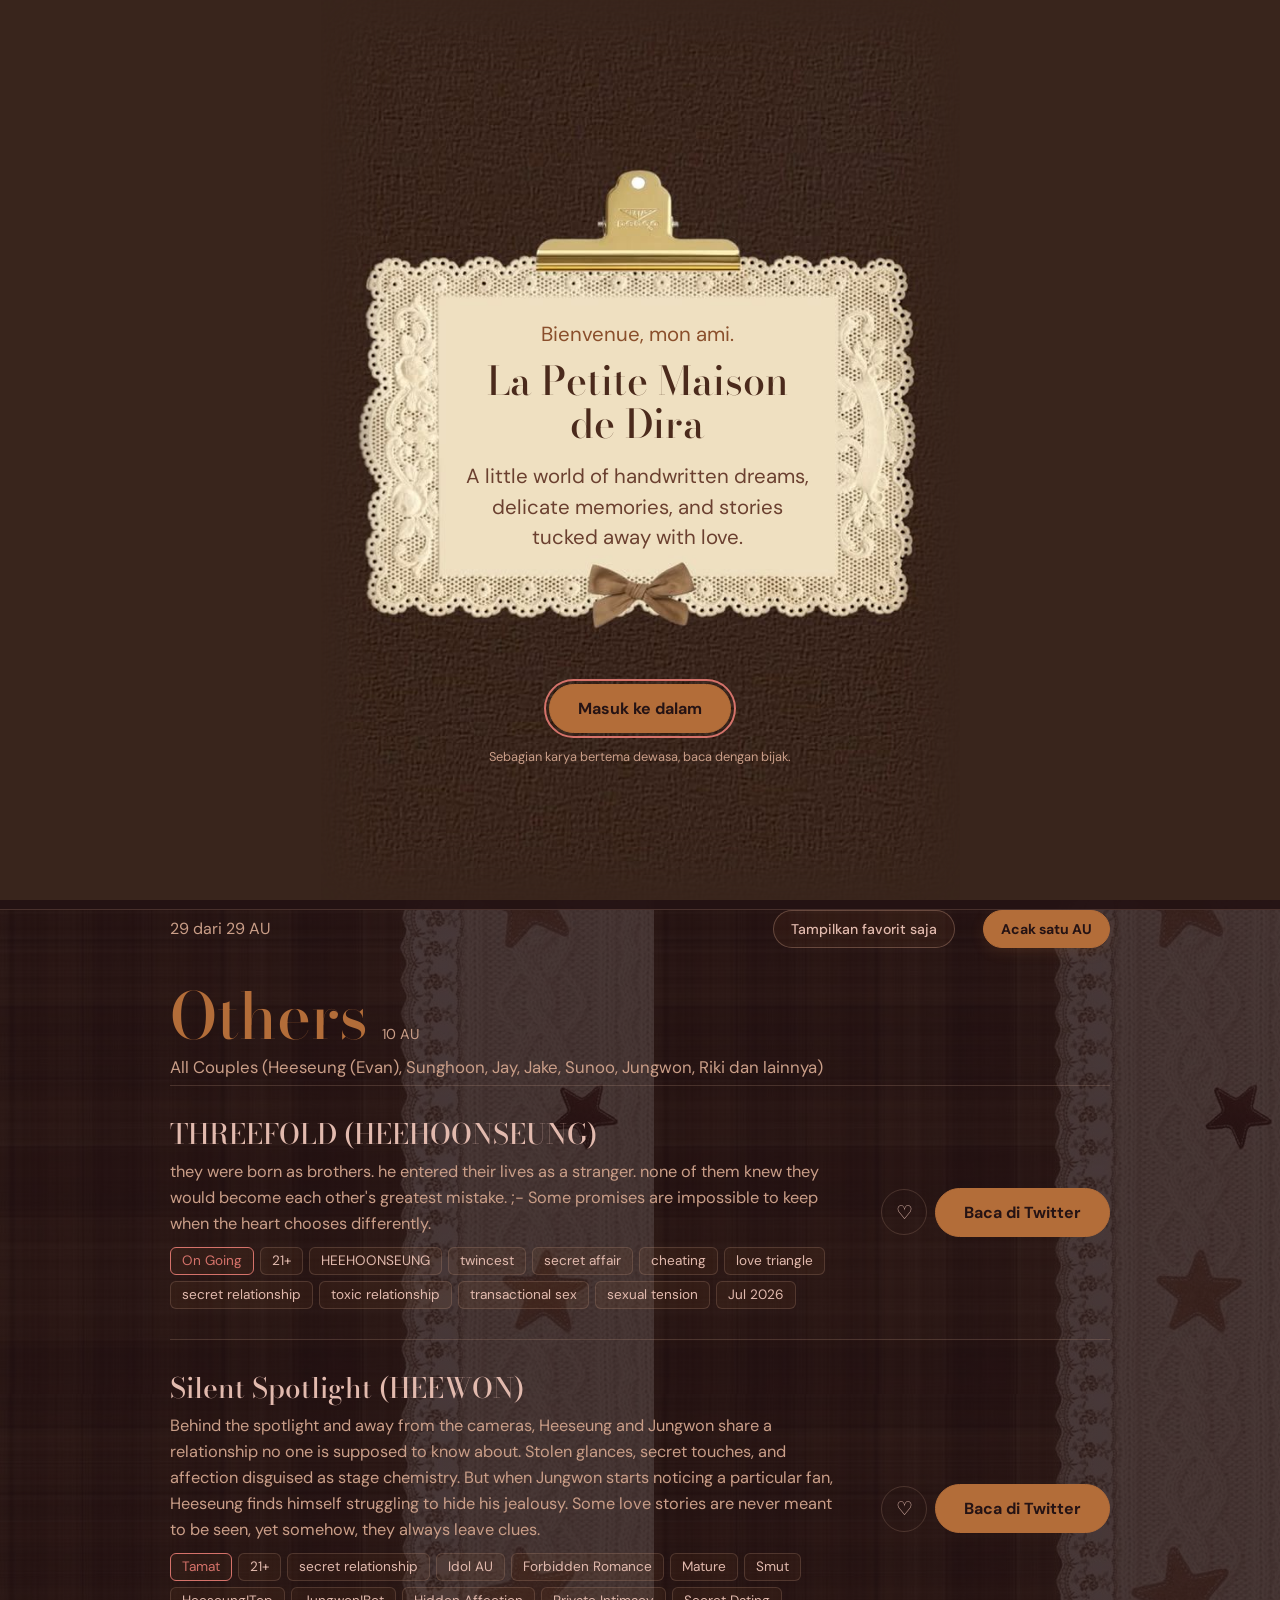
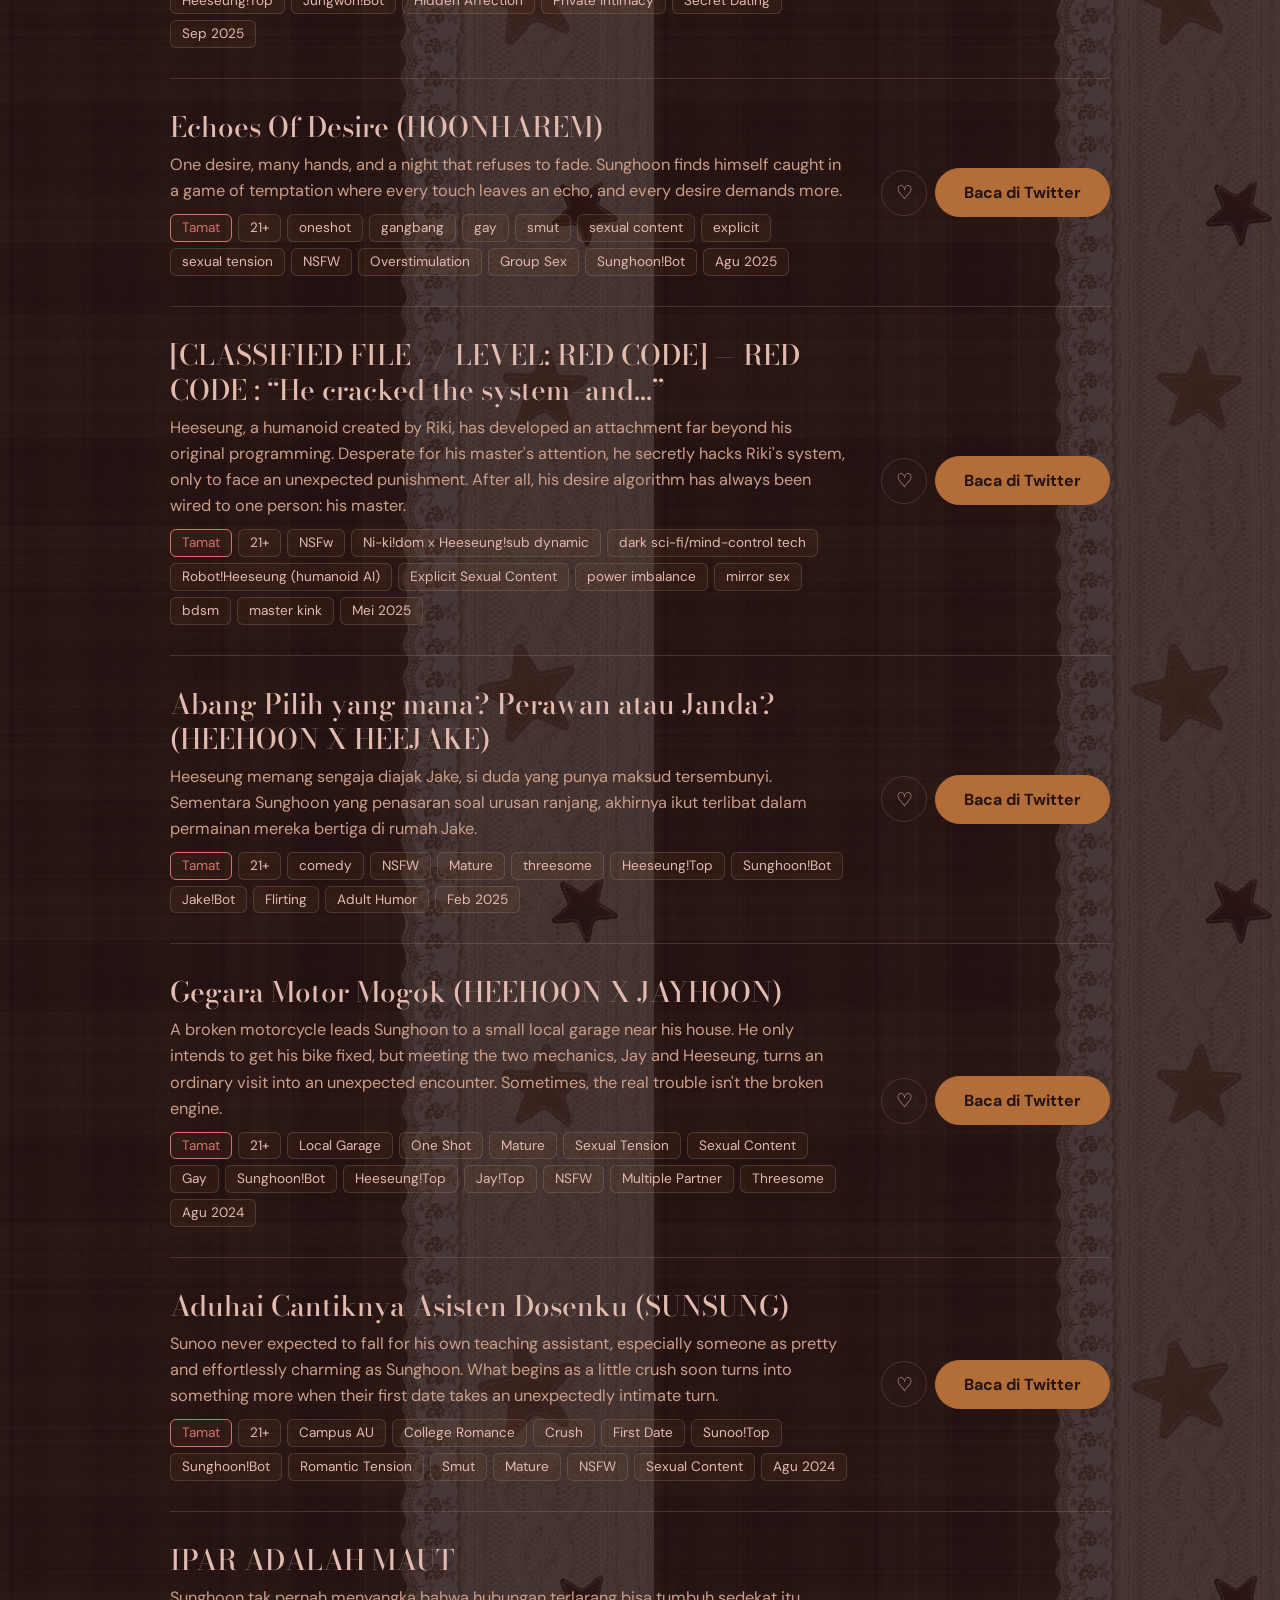
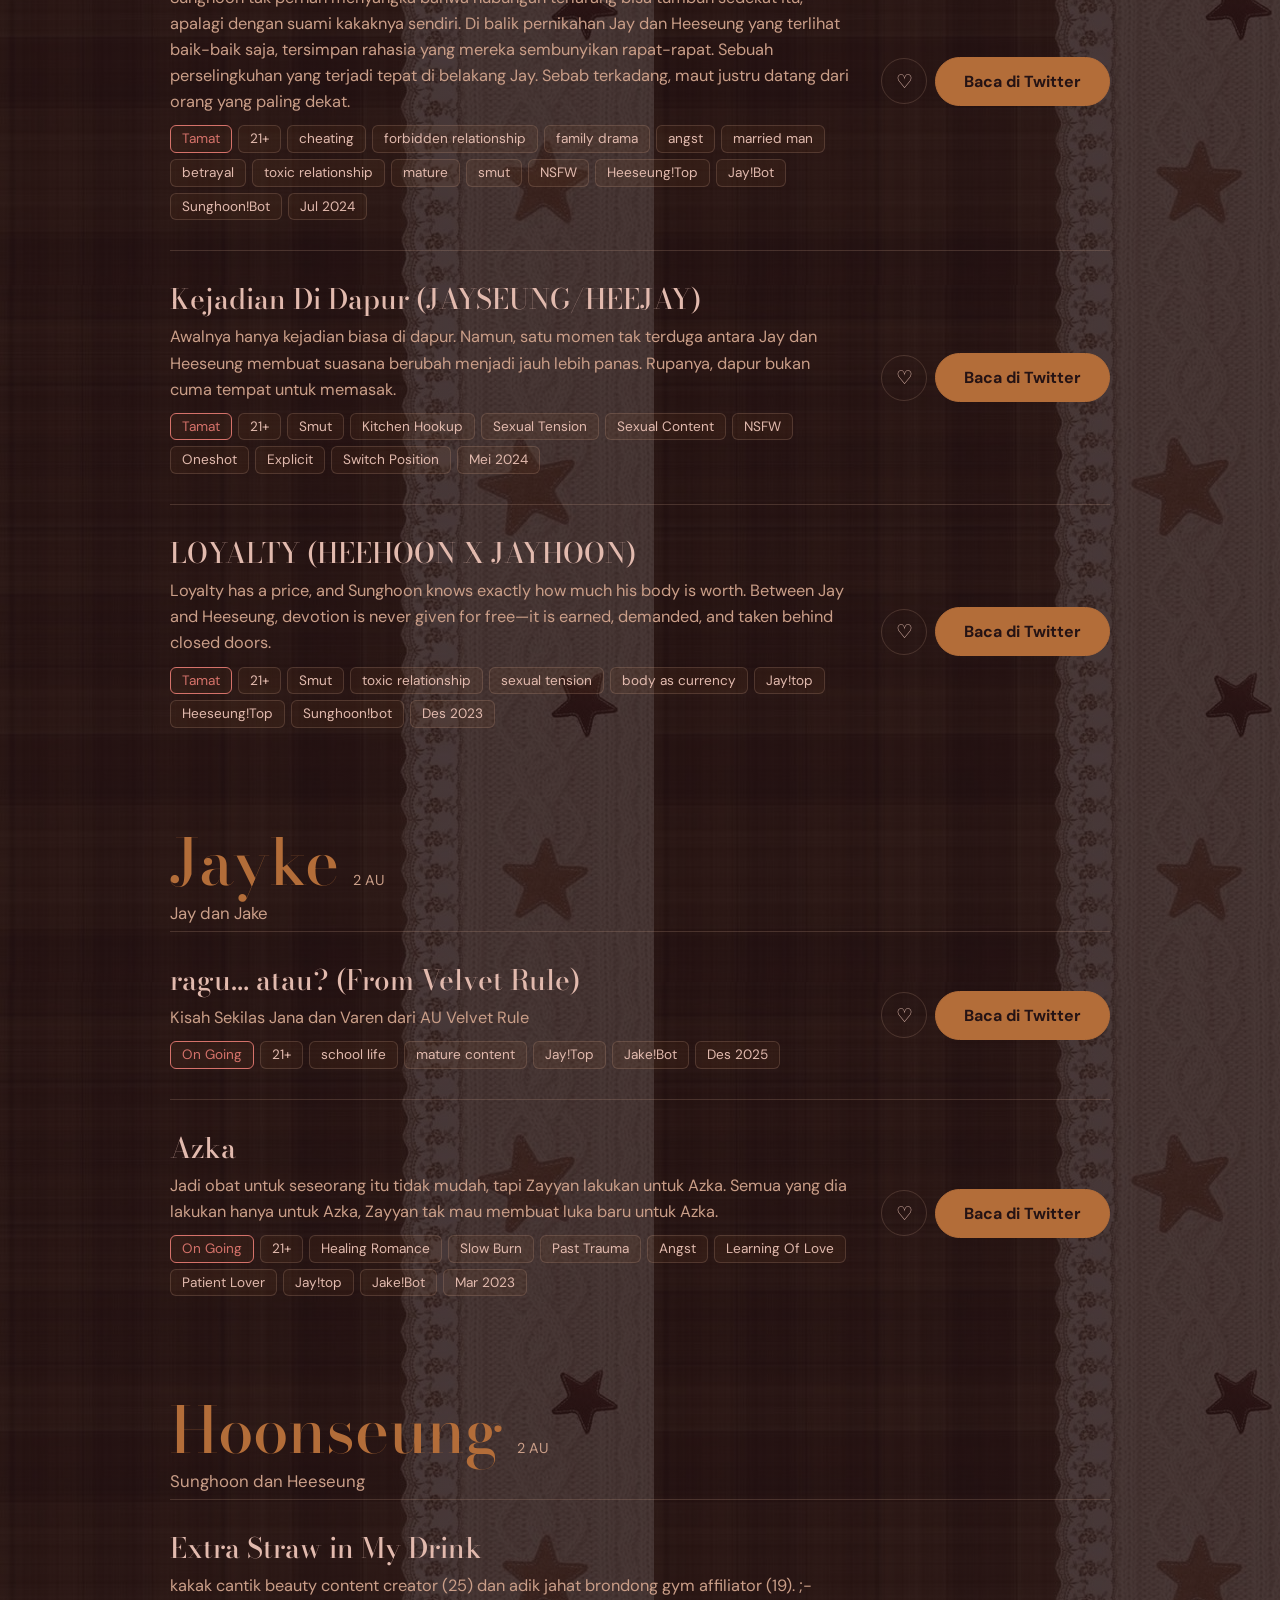
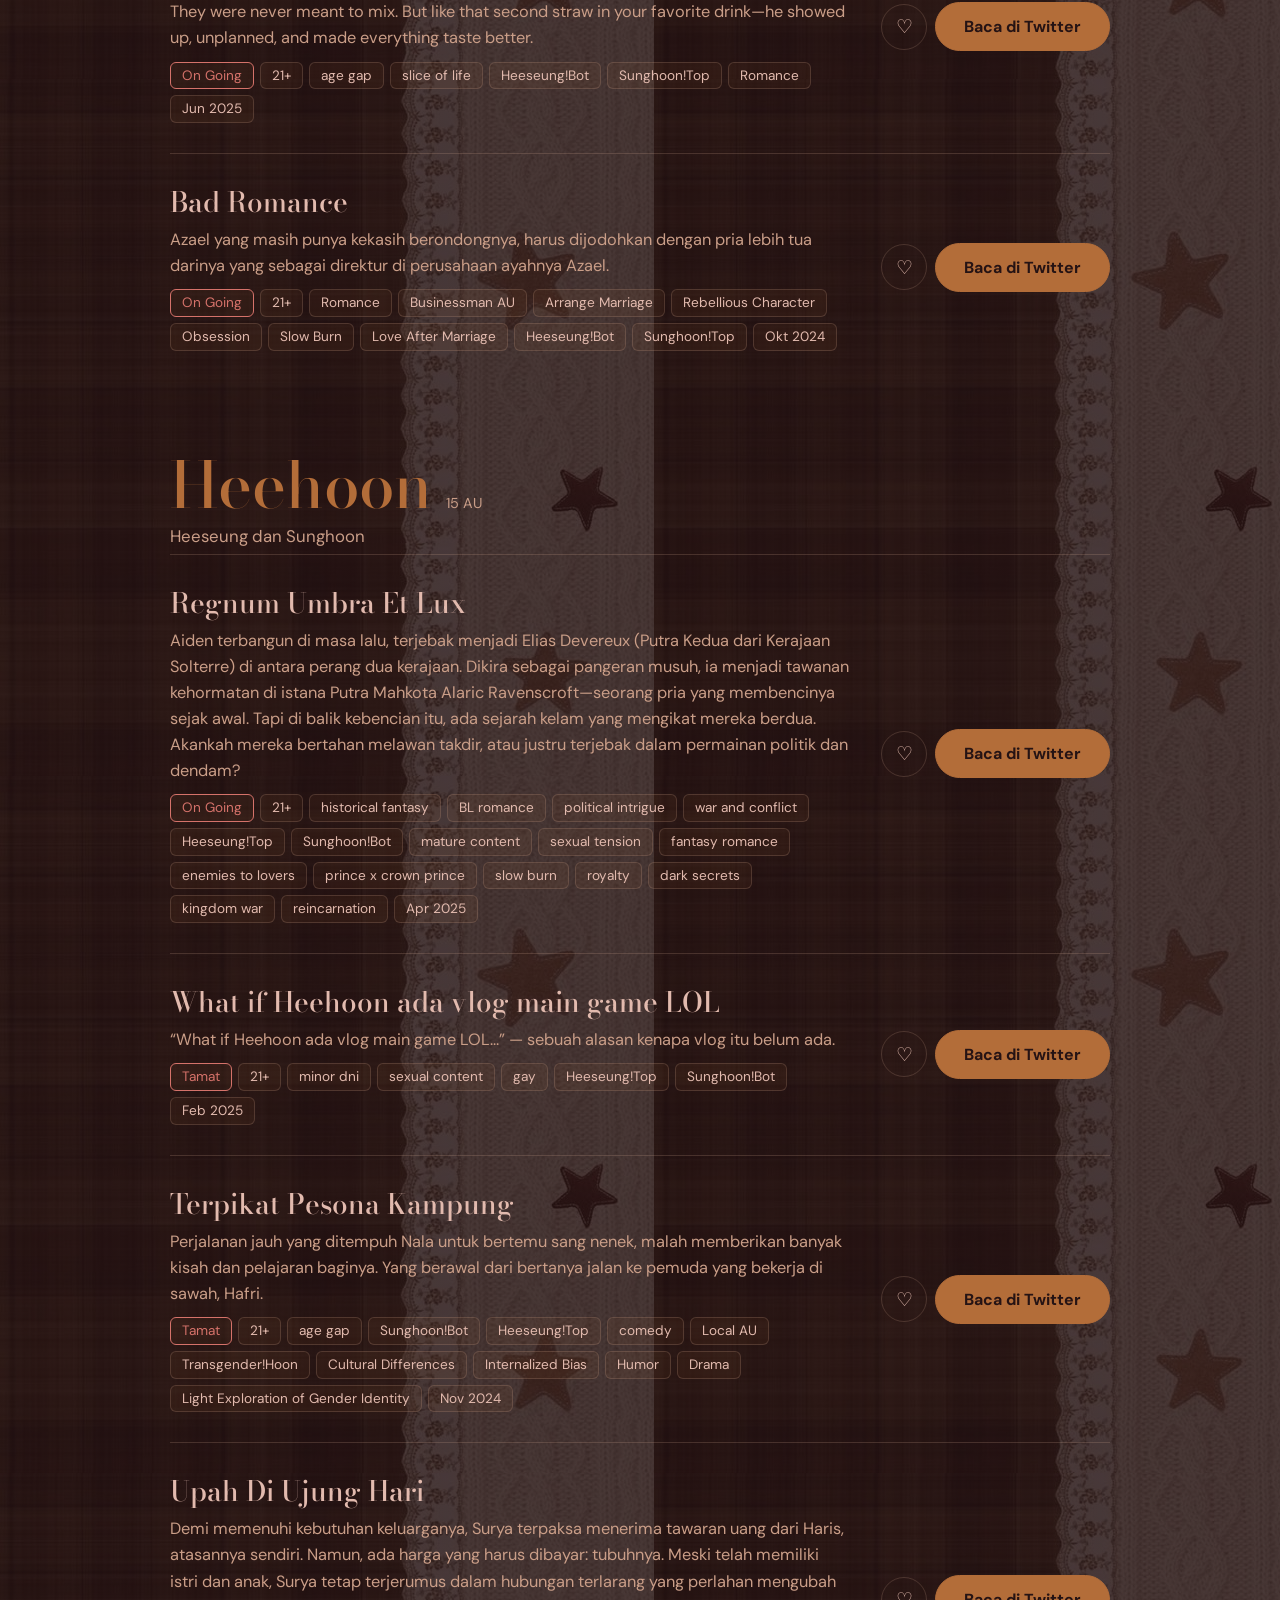
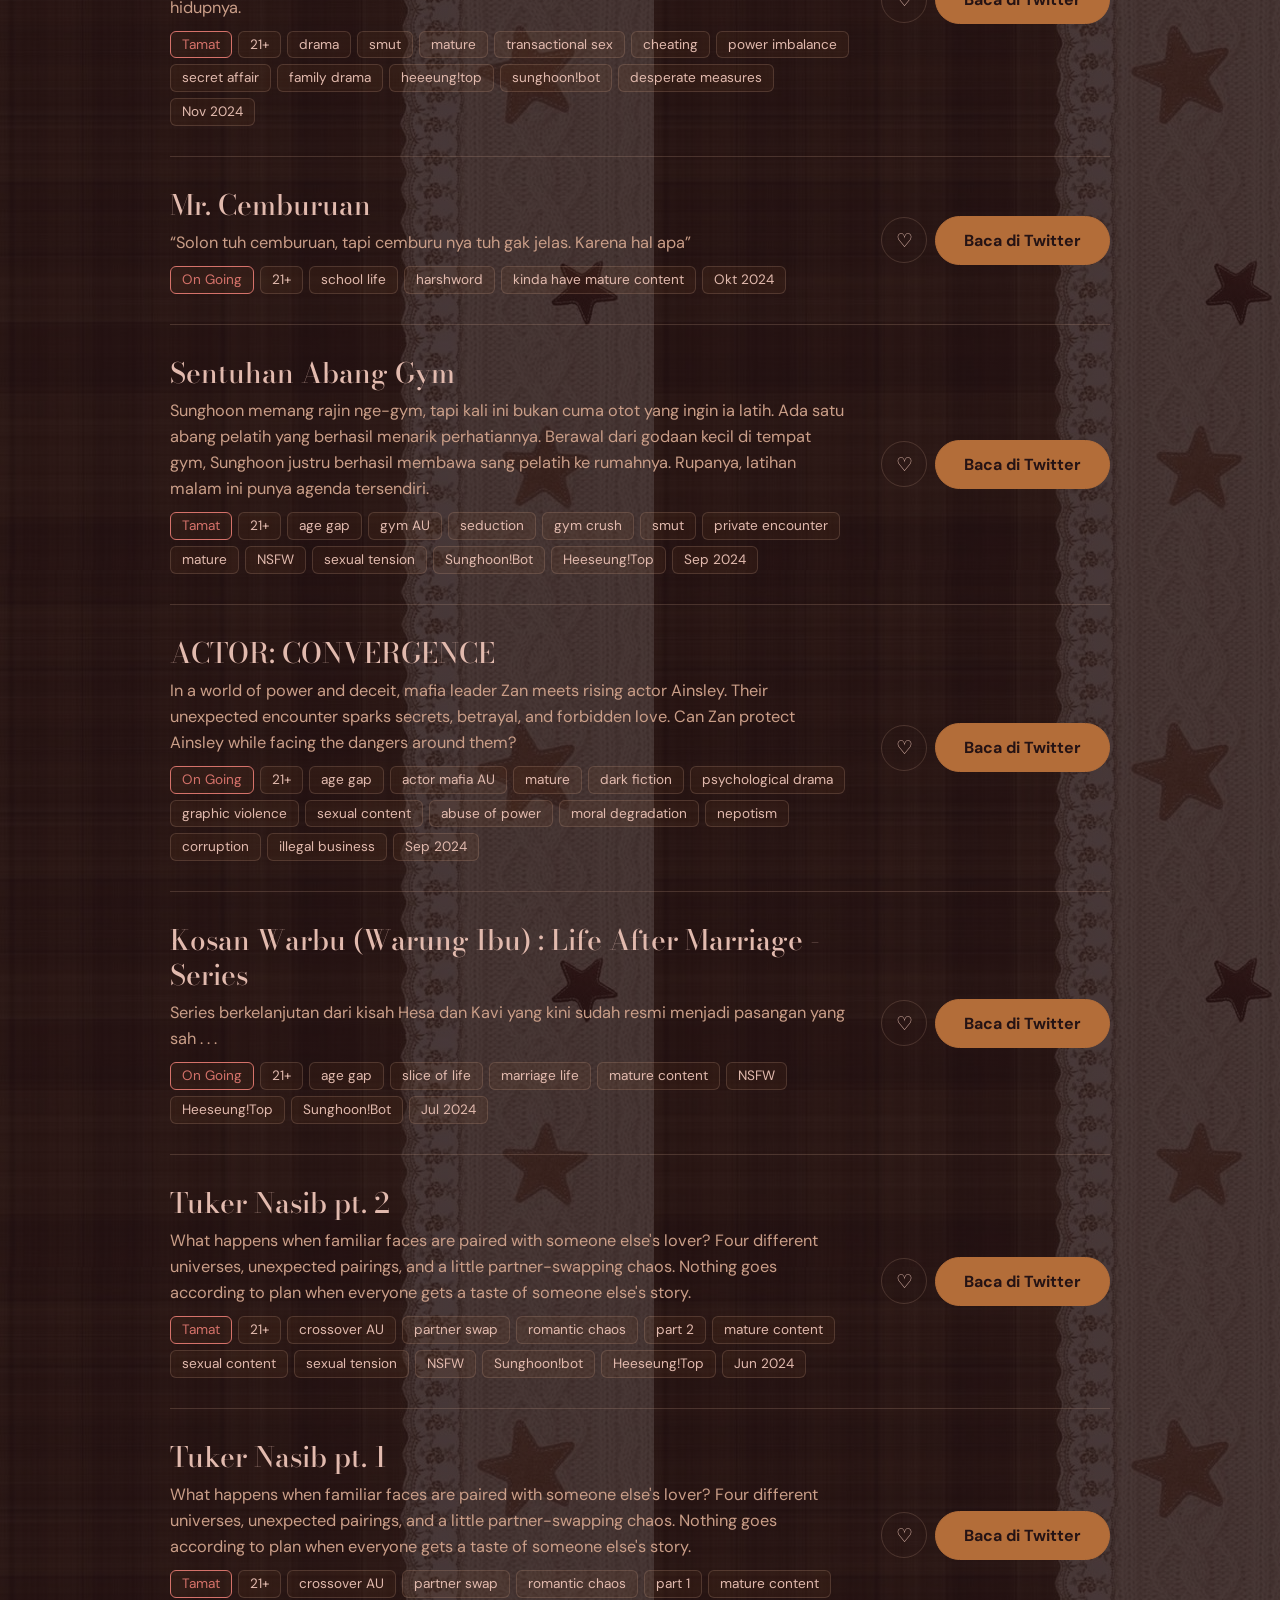
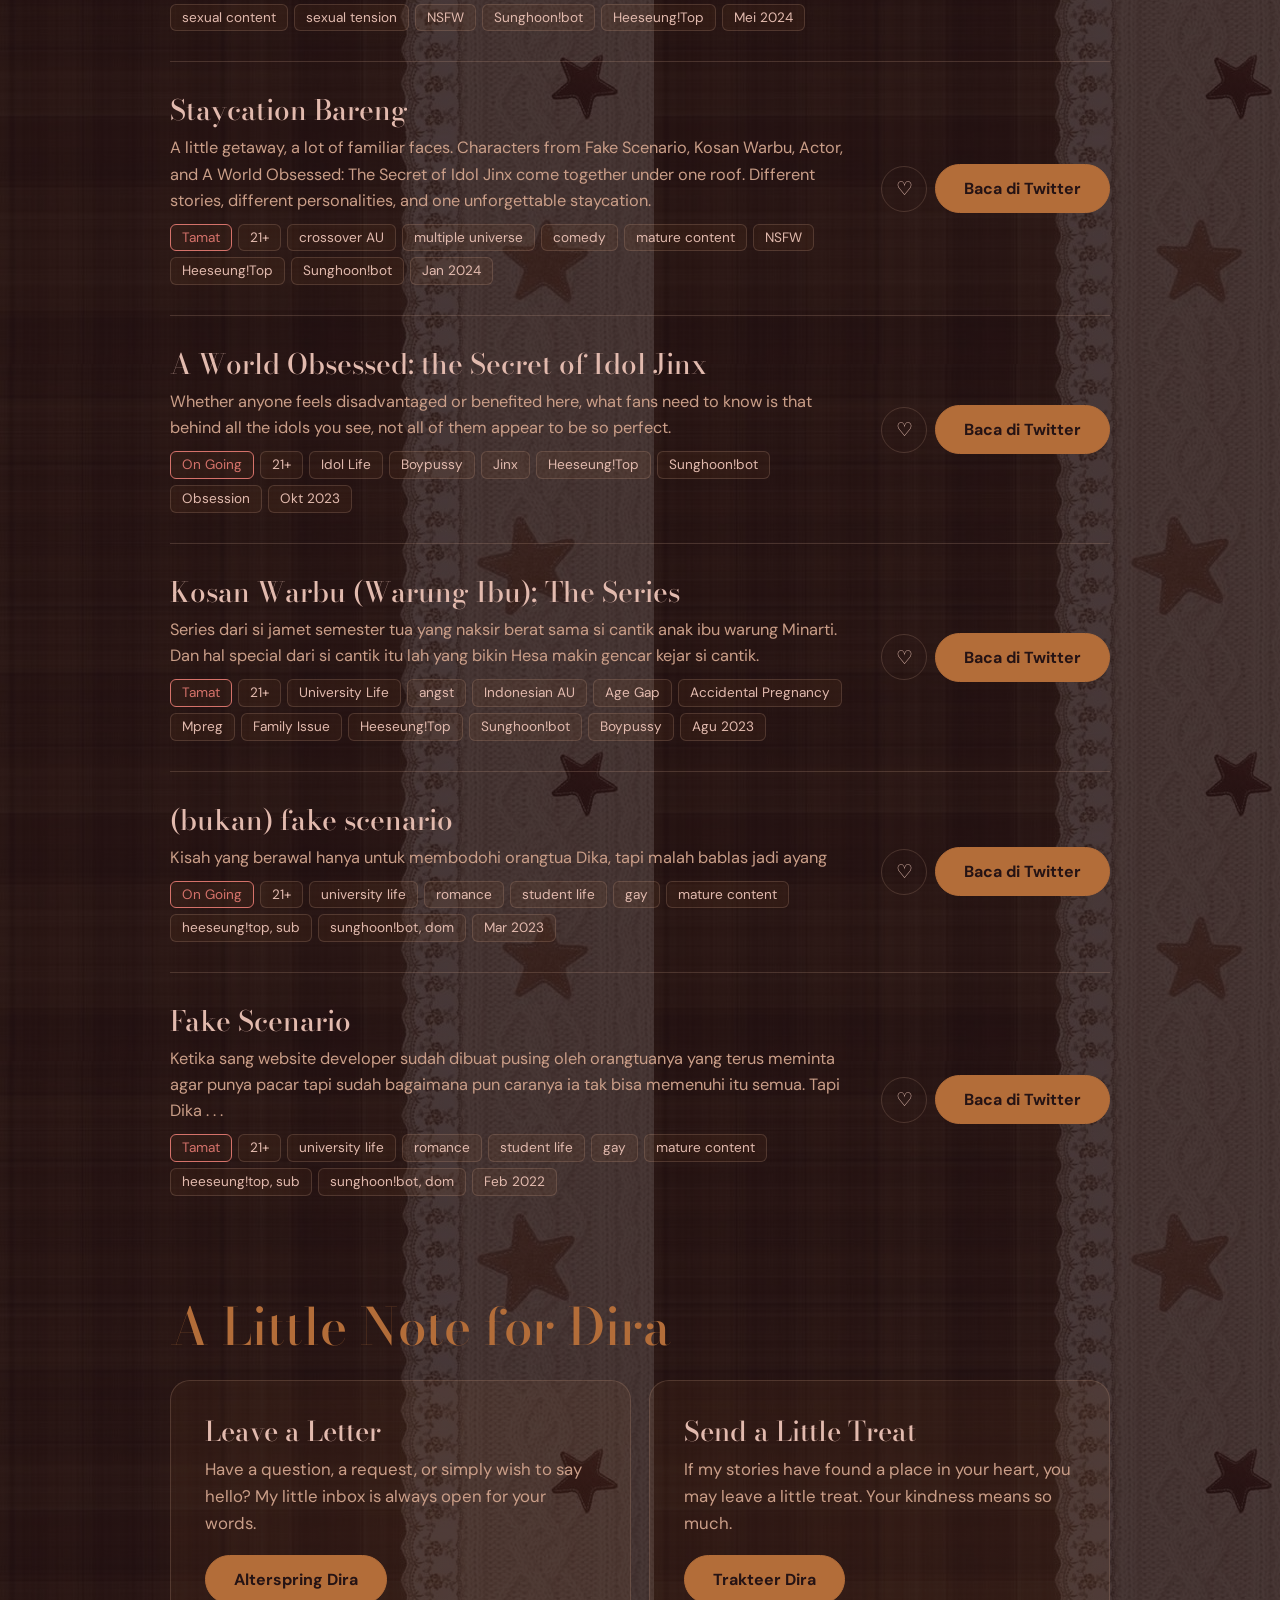
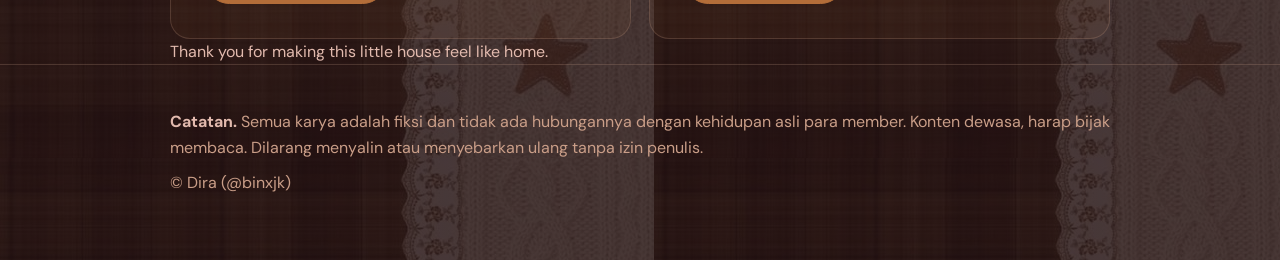
<file: index.html>
<!DOCTYPE html>
<html lang="id">
<head>
<meta charset="utf-8">
<meta name="viewport" content="width=device-width, initial-scale=1, viewport-fit=cover">
<title>DIRARCH!VE</title>
<link href="https://fonts.googleapis.com/css2?family=Bodoni+Moda:ital,wght@0,500;0,700;1,500&family=DM+Sans:wght@400;500;700&display=swap" rel="stylesheet">
<link rel="stylesheet" href="style.css">
</head>
<body>

<div id="welcome" role="dialog" aria-modal="true" aria-labelledby="wt">
  <div class="frame">
    <div class="wtext">
      <p class="w1">Bienvenue, mon ami.</p>
      <h2 id="wt">La Petite Maison de Dira</h2>
      <p class="w2">A little world of handwritten dreams, delicate memories, and stories tucked away with love.</p>
    </div>
    <div class="wact">
      <button class="btn" id="enter">Masuk ke dalam</button>
      <p class="wnote">Sebagian karya bertema dewasa, baca dengan bijak.</p>
    </div>
  </div>
</div>

<header class="hero"><div class="wrap hgrid"><div>
    <p class="k">@binxjk</p>
    <h1>Dira<i>.</i></h1>
    <p><span class="badge">21+</span>A storyteller of many worlds, writing LGBTQ+ AUs inspired by Evan and ENHYPEN, with a special fondness for Heeseung & Sunghoon. From soft beginnings to grown-up tales, various themes find their home here. No room for homophobia.</p>
    <div class="links">
      <a class="btn" href="https://x.com/binxjk" target="_blank" rel="noopener">Ikuti di Twitter</a>
      <a class="btn ghost" href="https://www.tiktok.com/@binxjk" target="_blank" rel="noopener">Ikuti di TikTok</a>
      <a class="btn ghost" href="#list">Lihat daftar AU</a>
    </div>
    <div class="stats">
      <div><b id="s1">0</b><span>judul AU</span></div>
      <div><b id="s2">0</b><span>couple</span></div>
      <div><b id="s3">0</b><span>sudah tamat</span></div>
    </div>
  </div>
  <figure class="photo"><img src="images/profil.jpg" alt="Foto profil Dira"></figure>
  </div>
</header>
<div class="band" aria-hidden="true"></div>

<div class="bar" id="list">
  <div class="wrap">
    <div class="row">
      <input type="search" id="q" placeholder="Cari judul, tag, atau couple" aria-label="Cari AU">
      <select id="st" aria-label="Filter status">
        <option value="">Semua status</option>
        <option>Tamat</option><option>On going</option><option>Oneshot</option>
      </select>
      <select id="so" aria-label="Urutkan">
        <option value="new">Terbaru</option>
        <option value="old">Terlama</option>
        <option value="az">Judul A-Z</option>
      </select>
    </div>
    <div class="chips" id="chips"></div>
  </div>
</div>

<main class="wrap">
  <div class="meta">
    <span id="count"></span>
    <span>
      <button id="onlyfav">Tampilkan favorit saja</button> &nbsp;
      <button id="rand">Acak satu AU</button>
    </span>
  </div>
  <div id="out"></div>
</main>


<section class="wrap connect" id="kontak">
  <h2>A Little Note for Dira</h2>
  <div class="cgrid">
    <div class="ccard">
      <h3>Leave a Letter</h3>
      <p>Have a question, a request, or simply wish to say hello? My little inbox is always open for your words.</p>
      <a class="btn" href="https://alterspring.org/@dira" target="_blank" rel="noopener">Alterspring Dira</a>
    </div>

    <div class="ccard">
      <h3>Send a Little Treat</h3>
      <p>If my stories have found a place in your heart, you may leave a little treat. Your kindness means so much.</p>
      <a class="btn" href="https://trakteer.id/binxjk" target="_blank" rel="noopener">Trakteer Dira</a>
    </div>
  </div>
  <p class="connect-note">
    Thank you for making this little house feel like home.
  </p>
</section>


<footer>
  <div class="wrap">
    <p><b>Catatan.</b> Semua karya adalah fiksi dan tidak ada hubungannya dengan kehidupan asli para member. Konten dewasa, harap bijak membaca. Dilarang menyalin atau menyebarkan ulang tanpa izin penulis.</p>
    <p style="margin-top:10px">© Dira (@binxjk)</p>
  </div>
</footer>

<script src="data.js"></script>
<script src="script.js"></script>
</body>
</html>
</file>
<file: style.css>
/* ================================================
   STYLE.CSS - Tampilan web Dira (@binxjk)
   Warna utama ada di :root paling atas, ganti di situ.
   ================================================ */

:root {
  --bg:#251314;
  --main:#B36D39;
  --sec:#CA9E88;
  --acc:#D5726A;
  --txt:#E2BAAE;
  --line:rgba(202,158,136,.22);
  --card:rgba(179,109,57,.07);
  --wbg:#39251c;
  --serif:'Bodoni Moda',Georgia,serif;
  --sans:'DM Sans',system-ui,sans-serif;
  color-scheme:dark;
}

* {
  box-sizing:border-box;
  margin:0;
}

html {
  box-sizing:border-box;
  padding-top:env(safe-area-inset-top,0px);
  padding-bottom:env(safe-area-inset-bottom,0px);
  scroll-behavior:smooth;
  scroll-padding-top:80px;
}

body {
  background:linear-gradient(rgba(37,19,20,.84),rgba(37,19,20,.84)),url(images/background-kotak.jpg) #251314;
  background-size:auto,654px auto;
  color:var(--txt);
  font:400 16px/1.6 var(--sans);
}

a {
  color:inherit;
}

:focus-visible {
  outline:2px solid var(--acc);
  outline-offset:3px;
}

.wrap {
  max-width:980px;
  margin:0 auto;
  padding:0 20px;
}

.btn {
  display:inline-block;
  border:1px solid var(--main);
  background:var(--main);
  color:var(--bg);
  font:700 .95rem var(--sans);
  padding:11px 22px;
  border-radius:999px;
  cursor:pointer;
  text-decoration:none;
}

.btn:hover {
  background:var(--sec);
  border-color:var(--sec);
}

.btn.ghost {
  background:transparent;
  color:var(--txt);
  border-color:var(--line);
  margin-left:8px;
}

.btn.ghost:hover {
  border-color:var(--acc);
  color:var(--acc);
}

/* welcome */
#welcome {
  position:fixed;
  inset:0;
  z-index:50;
  background:var(--wbg);
  display:flex;
  align-items:center;
  justify-content:center;
  overflow:hidden;
  transition:opacity .7s;
}

#welcome.out {
  opacity:0;
  pointer-events:none;
}

.frame {
  position:relative;
  width:min(100vw,calc(100vh*.7097));
  width:min(100vw,calc(100svh*.7097));
  aspect-ratio:736/1037;
  background:url(images/bingkai-welcome.jpg) center/100% 100%;
  container-type:inline-size;
}

.frame::after {
  content:"";
  position:absolute;
  inset:0;
  box-shadow:inset 0 0 40px 30px var(--wbg);
  pointer-events:none;
}

.wtext {
  position:absolute;
  left:18.3%;
  top:32.8%;
  width:62.5%;
  height:31.2%;
  display:flex;
  flex-direction:column;
  justify-content:center;
  align-items:center;
  text-align:center;
  padding:0 4cqw;
  color:#4b2a1c;
}

.w1 {
  font-size:3.2cqw;
  color:#8a4f2c;
  margin-bottom:1.2cqw;
}

.wtext h2 {
  font:500 6.2cqw/1.1 var(--serif);
  margin-bottom:2.4cqw;
}

.w2 {
  font-size:3.2cqw;
  line-height:1.5;
  color:#6b4030;
}

.wact {
  position:absolute;
  left:0;
  right:0;
  top:76%;
  text-align:center;
  z-index:2;
}

.wnote {
  margin-top:14px;
  font-size:.8rem;
  color:var(--sec);
}

/* hero */
header.hero {
  padding:64px 0 52px;
}

.hgrid {
  display:grid;
  grid-template-columns:1fr minmax(220px,330px);
  gap:44px;
  align-items:center;
}

.photo {
  transform:rotate(2deg);
}

.photo img {
  display:block;
  width:100%;
  aspect-ratio:1;
  object-fit:cover;
  border:8px solid var(--txt);
  border-radius:999px 999px 28px 28px;
  box-shadow:0 18px 40px rgba(0,0,0,.5);
}

.band {
  height:clamp(70px,13vw,120px);
  background:url(images/pita-lace.jpg) center/cover;
  filter:brightness(.78) saturate(.9);
}

@media(max-width:700px) {
  .hgrid {
    grid-template-columns:1fr;
    gap:30px;
  }
  .photo {
    order:-1;
    width:230px;
    margin:0 auto;
  }
}

.hero .k {
  color:var(--acc);
  font-weight:500;
  margin-bottom:10px;
}

.hero h1 {
  font:700 clamp(4rem,17vw,9.5rem)/.88 var(--serif);
  color:var(--main);
  letter-spacing:-.03em;
  margin-left:-.04em;
}

.hero h1 i {
  font-weight:500;
  color:var(--sec);
}

.hero p {
  max-width:520px;
  margin:26px 0 24px;
  font-size:1.08rem;
}

.badge {
  display:inline-block;
  border:1px solid var(--acc);
  color:var(--acc);
  border-radius:999px;
  padding:2px 12px;
  font-weight:700;
  font-size:.85rem;
  margin-right:8px;
}

.stats {
  display:flex;
  gap:34px;
  flex-wrap:wrap;
  margin-top:34px;
}

.stats b {
  display:block;
  font:500 2rem/1 var(--serif);
  color:var(--sec);
}

.stats span {
  font-size:.88rem;
}

/* toolbar */
.bar {
  position:sticky;
  top:0;
  z-index:10;
  background:rgba(37,19,20,.94);
  backdrop-filter:blur(8px);
  border-bottom:1px solid var(--line);
  padding:14px 0;
  padding-top:calc(14px + env(safe-area-inset-top,0px));
  padding-bottom: 24px;
}

.row {
  display:flex;
  gap:10px;
  flex-wrap:wrap;
}

input[type=search],select {
  background:var(--card);
  border:1px solid var(--line);
  color:var(--txt);
  border-radius:999px;
  padding:10px 16px;
  font:inherit;
  min-width:0;
}

input[type=search] {
  flex:1 1 240px;
}

select {
  flex:0 1 auto;
}

select option {
  background:var(--bg);
}

.chips {
  display:flex;
  gap:8px;
  overflow-x:auto;
  padding-top:12px;
  scrollbar-width:thin;
  margin-top: 8px;
  padding-bottom: 8px;
}

.chip {
  flex:none;
  border:1px solid var(--line);
  background:none;
  color:var(--txt);
  border-radius:999px;
  padding:5px 14px;
  font:inherit;
  font-size:.9rem;
  cursor:pointer;
}

.chip:hover {
  border-color:var(--sec);
}

.chip[aria-pressed=true] {
  background:var(--acc);
  border-color:var(--acc);
  color:var(--bg);
  font-weight:700;
}

/* list */
main {
  padding:34px 0 60px;
}

main.wrap {
  padding-top: 72px;
}

.meta {
  display:flex;
  justify-content:space-between;
  gap:1px;
  flex-wrap:wrap;
  margin-bottom:26px;
  font-size:.92rem;
  color:var(--sec);
  align-items: center;
}

.meta > span:last-child {
  display: flex;
  align-items: center;
  flex-wrap: wrap;
  gap: 12px;
}


.meta button {
  display: inline-flex;
  align-items: center;
  justify-content: center;
  padding: 9px 17px;
  border: 1px solid rgba(202,158,136,.35);
  border-radius: 999px;
  background: rgba(179,109,57,.08);
  color: var(--txt);
  font: 500 .88rem var(--sans);
  text-decoration: none;
  cursor: pointer;
  transition: all .25s ease;
}

/* Hover favorit */
#onlyfav:hover {
  background: rgba(213,114,106,.15);
  border-color: var(--acc);
  color: var(--acc);
  transform: translateY(-2px);
}

/* Tombol acak AU */
#rand {
  background: var(--main);
  border-color: var(--main);
  color: var(--bg);
  font-weight: 700;
  box-shadow: 0 4px 14px rgba(179,109,57,.15);
}

#rand:hover {
  background: var(--acc);
  border-color: var(--acc);
  color: var(--bg);
  transform: translateY(-2px);
  box-shadow: 0 6px 18px rgba(213,114,106,.2);
}

.meta button:active {
  transform: scale(.96);
}

section.couple {
  margin-bottom:46px;
}

section.couple h2 {
  font:500 clamp(2rem,6vw,3.2rem)/1 var(--serif);
  color:var(--main);
  display:flex;
  align-items:baseline;
  gap:14px;
  flex-wrap:wrap;
  margin-bottom:6px;
}

section.couple h2 small {
  font:400 .9rem var(--sans);
  color:var(--sec);
}

.cdesc {
  color:var(--sec);
  margin-bottom:14px;
  font-size:.95rem;
}

.au {
  display:grid;
  grid-template-columns:1fr auto;
  gap:6px 18px;
  align-items:center;
  padding:16px 0;
  border-top:1px solid var(--line);
}

.au h3 {
  font:500 1.35rem/1.25 var(--serif);
  color:var(--txt);
}

.au p {
  grid-column:1;
  font-size:.95rem;
  color:var(--sec);
  max-width:62ch;
}

.tags {
  grid-column:1;
  display:flex;
  gap:6px;
  flex-wrap:wrap;
  margin-top:2px;
}

.tag {
  font-size:.8rem;
  border-radius:6px;
  padding:1px 9px;
  background:var(--card);
  border:1px solid var(--line);
}

.tag.st {
  border-color:var(--acc);
  color:var(--acc);
}

.act {
  grid-column:2;
  grid-row:1/4;
  display:flex;
  gap:8px;
  align-items:center;
}

.fav {
  width:42px;
  height:42px;
  border-radius:50%;
  border:1px solid var(--line);
  background:none;
  color:var(--txt);
  font-size:1.2rem;
  cursor:pointer;
}

.fav[aria-pressed=true] {
  background:var(--acc);
  border-color:var(--acc);
  color:var(--bg);
}

.empty {
  padding:50px 0;
  text-align:center;
  color:var(--sec);
}

footer {
  border-top:1px solid var(--line);
  padding:34px 0 50px;
  font-size:.88rem;
  color:var(--sec);
}

footer b {
  color:var(--txt);
}

@media(max-width:600px) {
  .au {
    grid-template-columns:1fr;
  }
  .act {
    grid-column:1;
    grid-row:auto;
    margin-top:8px;
  }
}

@media(prefers-reduced-motion:reduce) {
  html {
    scroll-behavior:auto;
  }
}

/* ---------- Link sosial dan bagian kontak ---------- */
.links {
  display: flex;
  flex-wrap: wrap;
  gap: 10px;
}

.links .btn {
  margin: 0;
}

.connect {
  padding-bottom: 56px;
}

.connect h2 {
  font: 500 clamp(1.8rem, 5vw, 2.6rem)/1.1 var(--serif);
  color: var(--main);
  margin-bottom: 20px;
}

.cgrid {
  display: grid;
  grid-template-columns: repeat(auto-fit, minmax(260px, 1fr));
  gap: 18px;
}

.ccard {
  border: 1px solid var(--line);
  background: var(--card);
  border-radius: 20px;
  padding: 24px;
}

.ccard h3 {
  font: 500 1.4rem/1.2 var(--serif);
  color: var(--txt);
  margin-bottom: 8px;
}

.ccard p {
  color: var(--sec);
  font-size: .95rem;
  margin-bottom: 18px;
}

/* ================================================
   TAMPILAN HP
   Semua aturan di dalam @media hanya berlaku di layar kecil.
   600px = lebar layar maksimal yang dianggap HP. Ganti angkanya kalau perlu.
   ================================================ */
html {
  -webkit-text-size-adjust: 100%;
}

img {
  max-width: 100%;
}

@media (max-width: 600px) {

  /* Ruang kiri-kanan lebih sempit */
  .wrap {
    padding: 0 16px;
  }

  /* --- Profil --- */
  header.hero {
    padding: 32px 0 36px;
  }

  .hero h1 {
    font-size: clamp(3.8rem, 24vw, 5.5rem);
  }

  .hero p {
    font-size: 1rem;
    margin: 18px 0 20px;
  }

  /* Tombol sosial jadi satu kolom, lebar penuh, gampang disentuh */
  .links {
    flex-direction: column;
  }

  .links .btn {
    width: 100%;
    text-align: center;
    padding: 13px 22px;
  }

  .stats {
    gap: 0;
    justify-content: space-between;
    margin-top: 26px;
  }

  .stats b {
    font-size: 1.7rem;
  }

  /* --- Bar pencarian --- */
  .bar {
    padding: 10px 0;
    padding-bottom: 18px;
  }

  .row > input[type=search] {
    flex: 1 1 100%;
  }

  .row select {
    flex: 1 1 calc(50% - 5px);
  }

  /* 16px supaya iPhone tidak otomatis zoom saat mengetik */
  input[type=search],
  select {
    font-size: 16px;
  }

  .chip {
    padding: 8px 14px;
  }

  /* --- Daftar AU --- */
  main {
    padding: 24px 0 40px;
  }

  .meta {
    flex-direction: column;
    gap: 4px;
  }

  .meta button {
    padding: 8px 0;
  }

  section.couple {
    margin-bottom: 36px;
  }

  .au {
    padding: 18px 0;
  }

  .au h3 {
    font-size: 1.25rem;
  }

  .act {
    margin-top: 10px;
  }

  .act .btn {
    flex: 1;
    text-align: center;
    padding: 12px 18px;
  }

  .fav {
    width: 46px;
    height: 46px;
  }

  /* --- Kontak dan donasi --- */
  .ccard {
    padding: 20px;
  }

  .ccard .btn {
    display: block;
    text-align: center;
    padding: 13px 22px;
  }

  footer {
    padding: 28px 0 40px;
  }

  main.wrap {
    padding-top: 38px;
  }

  .meta > span:last-child {
    gap: 8px;
  }

  .meta button {
    padding: 9px 14px;
    font-size: .82rem;
  }
}

/* HP kecil banget (lebar 380px ke bawah) */
@media (max-width: 380px) {
  .stats span {
    font-size: .8rem;
  }

  .photo {
    width: 200px;
  }
}

/* Teks welcome di HP: sedikit lebih kecil supaya muat di bingkai lace */
@media (max-width: 480px) {
  .wtext h2 {
    font-size: 5.4cqw;
    margin-bottom: 1.6cqw;
  }

  .w1,
  .w2 {
    font-size: 3cqw;
  }

  #enter {
    padding: 13px 28px;
  }
}

/* ================================================
   TAMPILAN DESKTOP / LAPTOP
   Berlaku di layar lebar 901px ke atas. Semua ukuran dibuat lebih besar
   dan lega. Daftar AU berupa baris: judul di kiri, tombol di kanan.
   ================================================ */
@media (min-width: 901px) {

  /* Ukuran huruf dasar, semua ukuran "rem" ikut membesar */
  html {
    font-size: 16px !important;
  }

  body {
    font-size: 1rem;
  }

  .wrap {
    max-width: 980px !important;
    padding: 0 20px !important;
  }

  /* --- Profil --- */
  header.hero {
    padding: 64px 0 52px !important;
  }

  .hgrid {
     grid-template-columns: 1fr minmax(220px, 330px) !important;
    gap: 44px !important;
  }

  .hero .k {
    font-size: 1.1rem;
  }

  .hero h1 {
    font-size: clamp(4rem, 17vw, 9.5rem) !important;
  }

  .hero p {
    font-size: 1.08rem !important;
    max-width: 520px !important;
    margin: 26px 0 24px !important;
  }

  .btn {
    font-size: 1rem;
    padding: 13px 28px;
  }

  .stats {
    gap: 34px !important;
    margin-top: 34px !important;
  }

  .stats b {
    font-size: 2rem !important;

  }

  .stats span {
    font-size: 1rem;
  }

  .photo img {
    border-width: 10px;
    box-shadow: 0 26px 60px rgba(0, 0, 0, .55);
    outline: 2px dashed rgba(226, 186, 174, .45);
    outline-offset: 12px;
  }

  .band {
    height: clamp(70px, 13vw, 120px) !important;
  }

  /* --- Bar pencarian --- */
  .bar {
    padding: 18px 0;
  }

  input[type=search],
  select {
    font-size: 1rem;
    padding: 13px 22px;
  }

  .chip {
    font-size: 1rem;
    padding: 7px 18px;
  }

  /* --- Daftar AU: judul di kiri, tombol di kanan --- */
  main {
    padding: 56px 0 90px;
  }

  .meta {
    font-size: 1rem;
    margin-bottom: 36px;
  }

  section.couple {
    margin-bottom: 72px;
  }

  section.couple h2 {
    font-size: clamp(3rem, 5vw, 4.6rem);
  }

  .cdesc {
    font-size: 1.05rem;
    margin-bottom: 4px;
  }

  .au {
    gap: 8px 32px;
    padding: 30px 0;
  }

  .au h3 {
    font-size: 1.75rem;
  }

  .au p {
    font-size: 1.02rem;
  }

  .tag {
    font-size: .85rem;
    padding: 2px 11px;
  }

  .fav {
    width: 46px;
    height: 46px;
  }

  /* --- Kontak dan donasi --- */
  .connect {
    padding-bottom: 90px;
  }

  .connect h2 {
    font-size: clamp(2.4rem, 4vw, 3.4rem);
    margin-bottom: 26px;
  }

  .ccard {
    padding: 34px;
  }

  .ccard h3 {
    font-size: 1.7rem;
  }

  .ccard p {
    font-size: 1.05rem;
  }

  footer {
    font-size: 1rem;
    padding: 44px 0 64px;
  }
}

/* Layar laptop besar */
@media (min-width: 1280px) {
  html {
    font-size: 18px;
  }
}

/* Monitor besar / full HD ke atas */
@media (min-width: 1700px) {
  html {
    font-size: 20px;
  }

  .wrap {
    max-width: 1400px;
  }
}
</file>
